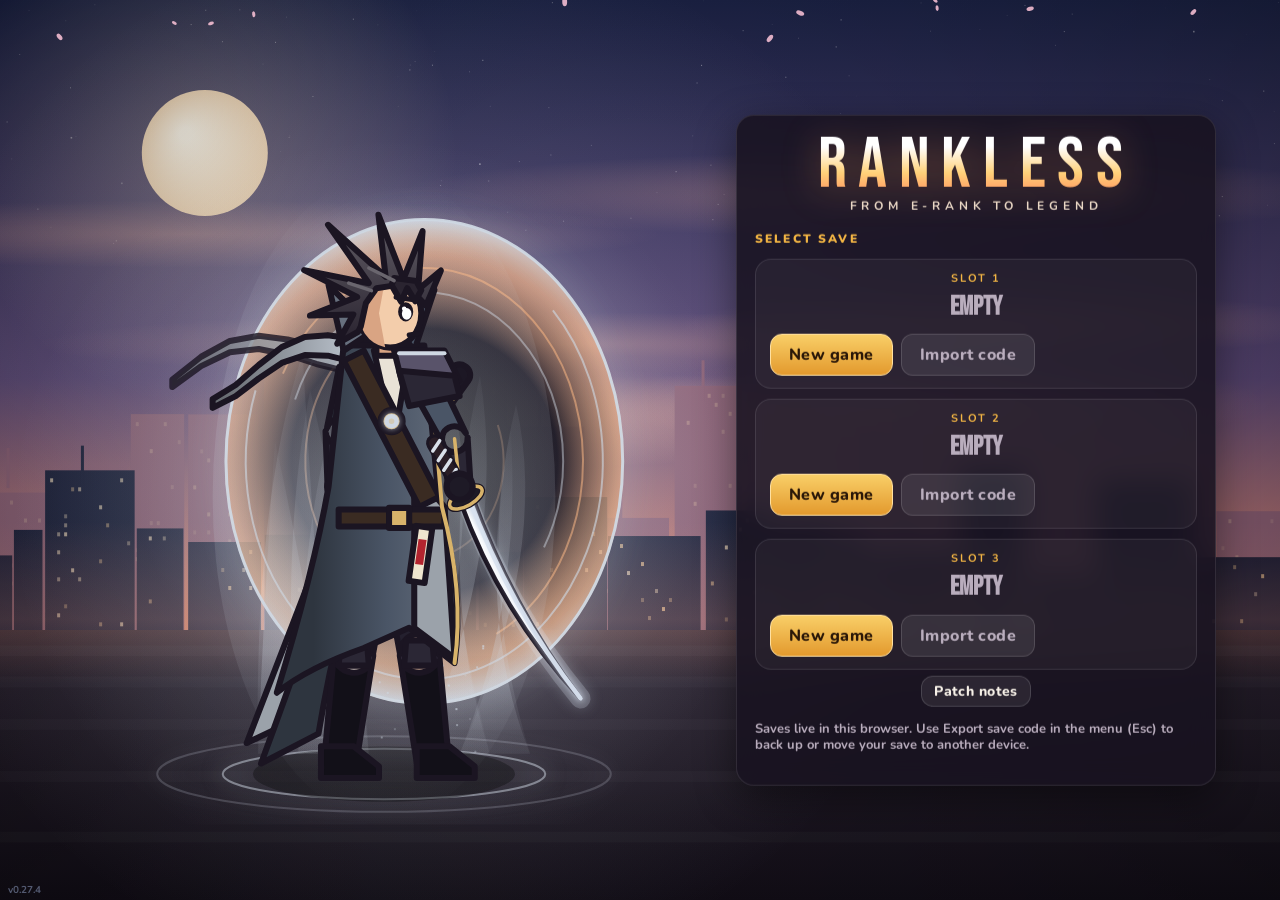
<file: index.html>
<!doctype html>
<html lang="en">
<head>
<meta charset="utf-8">
<meta name="viewport" content="width=device-width, initial-scale=1, viewport-fit=cover, user-scalable=no">
<meta name="theme-color" content="#14101c">
<title>Rankless</title>
<meta name="description" content="Rankless - rise from the weakest E-Rank Breaker. Clear gates, hunt loot, bind monsters and climb the ranks.">
<link rel="preconnect" href="https://fonts.googleapis.com">
<link rel="preconnect" href="https://fonts.gstatic.com" crossorigin>
<link href="https://fonts.googleapis.com/css2?family=Bebas+Neue&family=Nunito:wght@500;700;800;900&display=swap" rel="stylesheet">
</head>
<body>
<canvas id="scene"></canvas>

<!-- MAIN MENU / SAVE SLOTS -->
<section id="scr-slots" class="scr">
  <div class="slots-panel win sys">
    <div class="logo">RANKLESS</div>
    <div class="tagline">From E-Rank to legend</div>
    <div class="bt">SELECT SAVE</div>
    <div id="slotList" class="slotlist"></div>
    <button class="btn small" data-a="patchNotes" style="margin:6px auto 0;display:block">Patch notes</button>
    <p class="muted small-note">Saves live in this browser. Use <b>Export save code</b> in the menu (Esc) to back up or move your save to another device.</p>
  </div>
</section>

<!-- CREATE -->
<section id="scr-create" class="scr">
  <div class="create-panel win sys">
    <div class="logo">RANKLESS</div>
    <div class="tagline">From E-Rank to legend</div>
    <label class="lbl" for="cName">Your name, Breaker</label>
    <input id="cName" type="text" maxlength="14" placeholder="VANTA" autocomplete="off" spellcheck="false">
    <div id="affList" class="affs" hidden></div>
    <p class="create-note">You start as a Breaker with a plain steel blade. Later you can <b>enchant your weapon</b> with Flame, Storm, Void or Blood.</p>
    <button class="btn primary big" data-a="create">AWAKEN</button>
    <button class="btn small back" data-a="menuMain">‹ Back to saves</button>
  </div>
</section>

<!-- HOME -->
<section id="scr-home" class="scr">
  <header id="topbar" class="topbar"></header>
  <div id="homeActions" class="home-actions"></div>
  <div id="sheet" class="sheet">
    <div class="sheet-head"><h2 id="sheetTitle"></h2><button class="ibtn" data-a="closeSheet">✕</button></div>
    <div id="sheetBody" class="sheet-body"></div>
  </div>
  <nav class="nav">
    <button data-a="sheet" data-id="home"><span class="ic"></span>Home</button>
    <button data-a="sheet" data-id="gates"><span class="ic"></span>Gates</button>
    <button data-a="sheet" data-id="arena"><span class="ic"></span>Arena</button>
    <button data-a="sheet" data-id="hero"><span class="ic"></span>Champion</button>
    <button data-a="sheet" data-id="stats"><span class="ic"></span>Stats</button>
    <button data-a="sheet" data-id="talents"><span class="ic"></span>Talents</button>
    <button data-a="sheet" data-id="skills"><span class="ic"></span>Skills</button>
    <button data-a="sheet" data-id="bag"><span class="ic"></span>Bag</button>
    <button data-a="sheet" data-id="legion"><span class="ic"></span>Legion</button>
  </nav>
</section>

<!-- BATTLE -->
<section id="scr-battle" class="scr">
  <div class="b-top">
    <button class="ibtn" data-a="exit" title="Leave">‹</button>
    <button class="ibtn" data-a="menu" title="Menu (Esc)">☰</button>
    <div id="bTitle" class="b-title"></div>
    <span class="sp"></span>
    <button id="bFarm" class="tbtn" data-a="farm">Farm: Off</button>
    <button id="bRep" class="tbtn" data-a="towerRepeat" hidden>AUTO REPEAT</button>
    <button id="bAtk" class="tbtn" data-a="autoAtk">AUTO ATTACK</button>
    <button id="bAuto" class="tbtn" data-a="auto">AUTO SKILLS</button>
    <button id="bSpeed" class="tbtn" data-a="speed">x1</button>
  </div>
  <div id="bBoss" class="b-boss"><b></b><div class="bar"><i></i></div></div>
  <div id="bParty" class="b-party"></div>
  <div id="bSkills" class="b-skills"></div>
  <div id="bResult" class="b-result"></div>
</section>

<div id="toasts"></div>
<div id="modal"></div>

<script>
/* Loads the newest game files. version.json is fetched fresh every time, and every
   file is requested with ?v=<version>, so a new patch is picked up on the next reload. */
(function(){
  const FILES = ['js/data.js','js/state.js','js/art.js','js/battle.js','js/ui.js','js/audio.js','js/menu.js','js/main.js'];
  function boot(info){
    window.GAME_PATCH = info; window.GAME_VERSION = info.version;
    const v = encodeURIComponent(info.version);
    const css = document.createElement('link'); css.rel = 'stylesheet'; css.href = 'style.css?v=' + v; document.head.appendChild(css);
    FILES.forEach(f => { const s = document.createElement('script'); s.src = f + '?v=' + v; s.async = false; document.body.appendChild(s); });
  }
  fetch('version.json?t=' + Date.now(), {cache:'no-store'})
    .then(r => r.ok ? r.json() : Promise.reject())
    .then(boot)
    .catch(() => boot({version:'dev', title:'', notes:[]}));
})();
</script>
</body>
</html>
</file>
